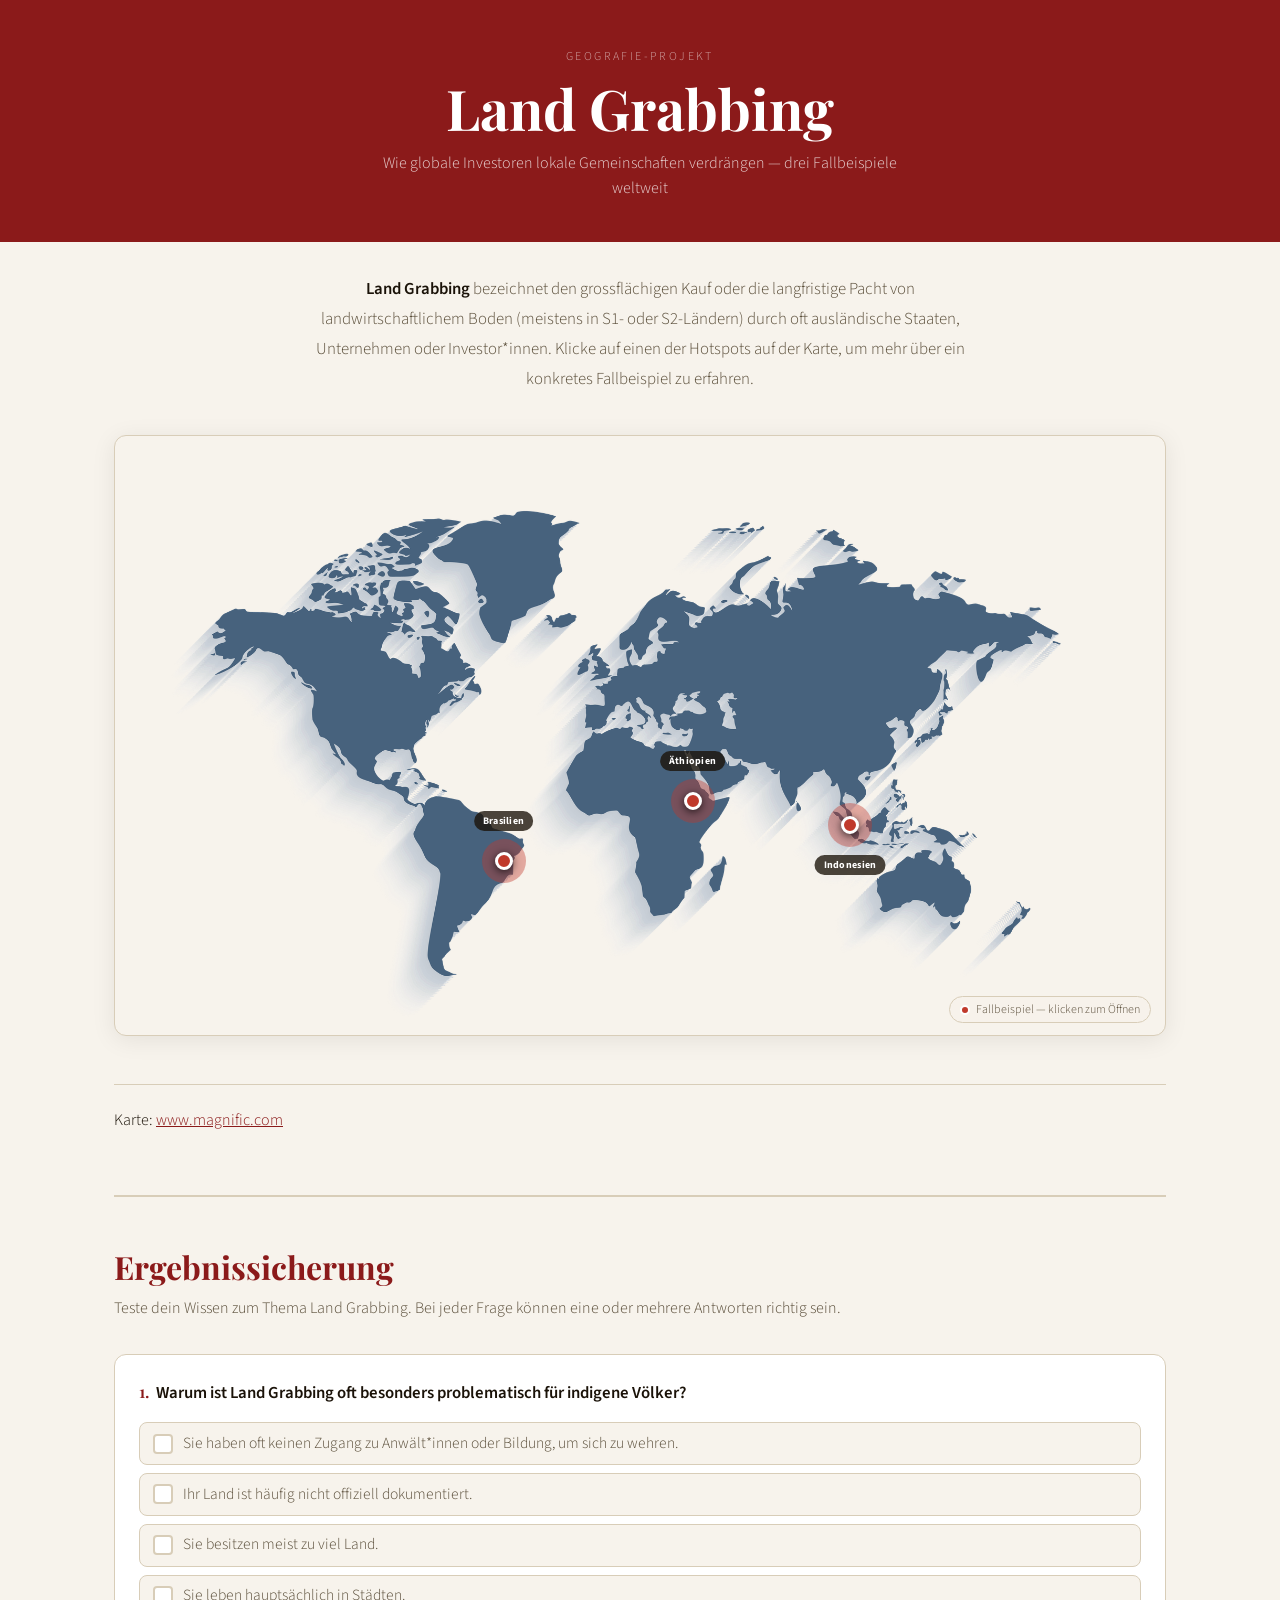
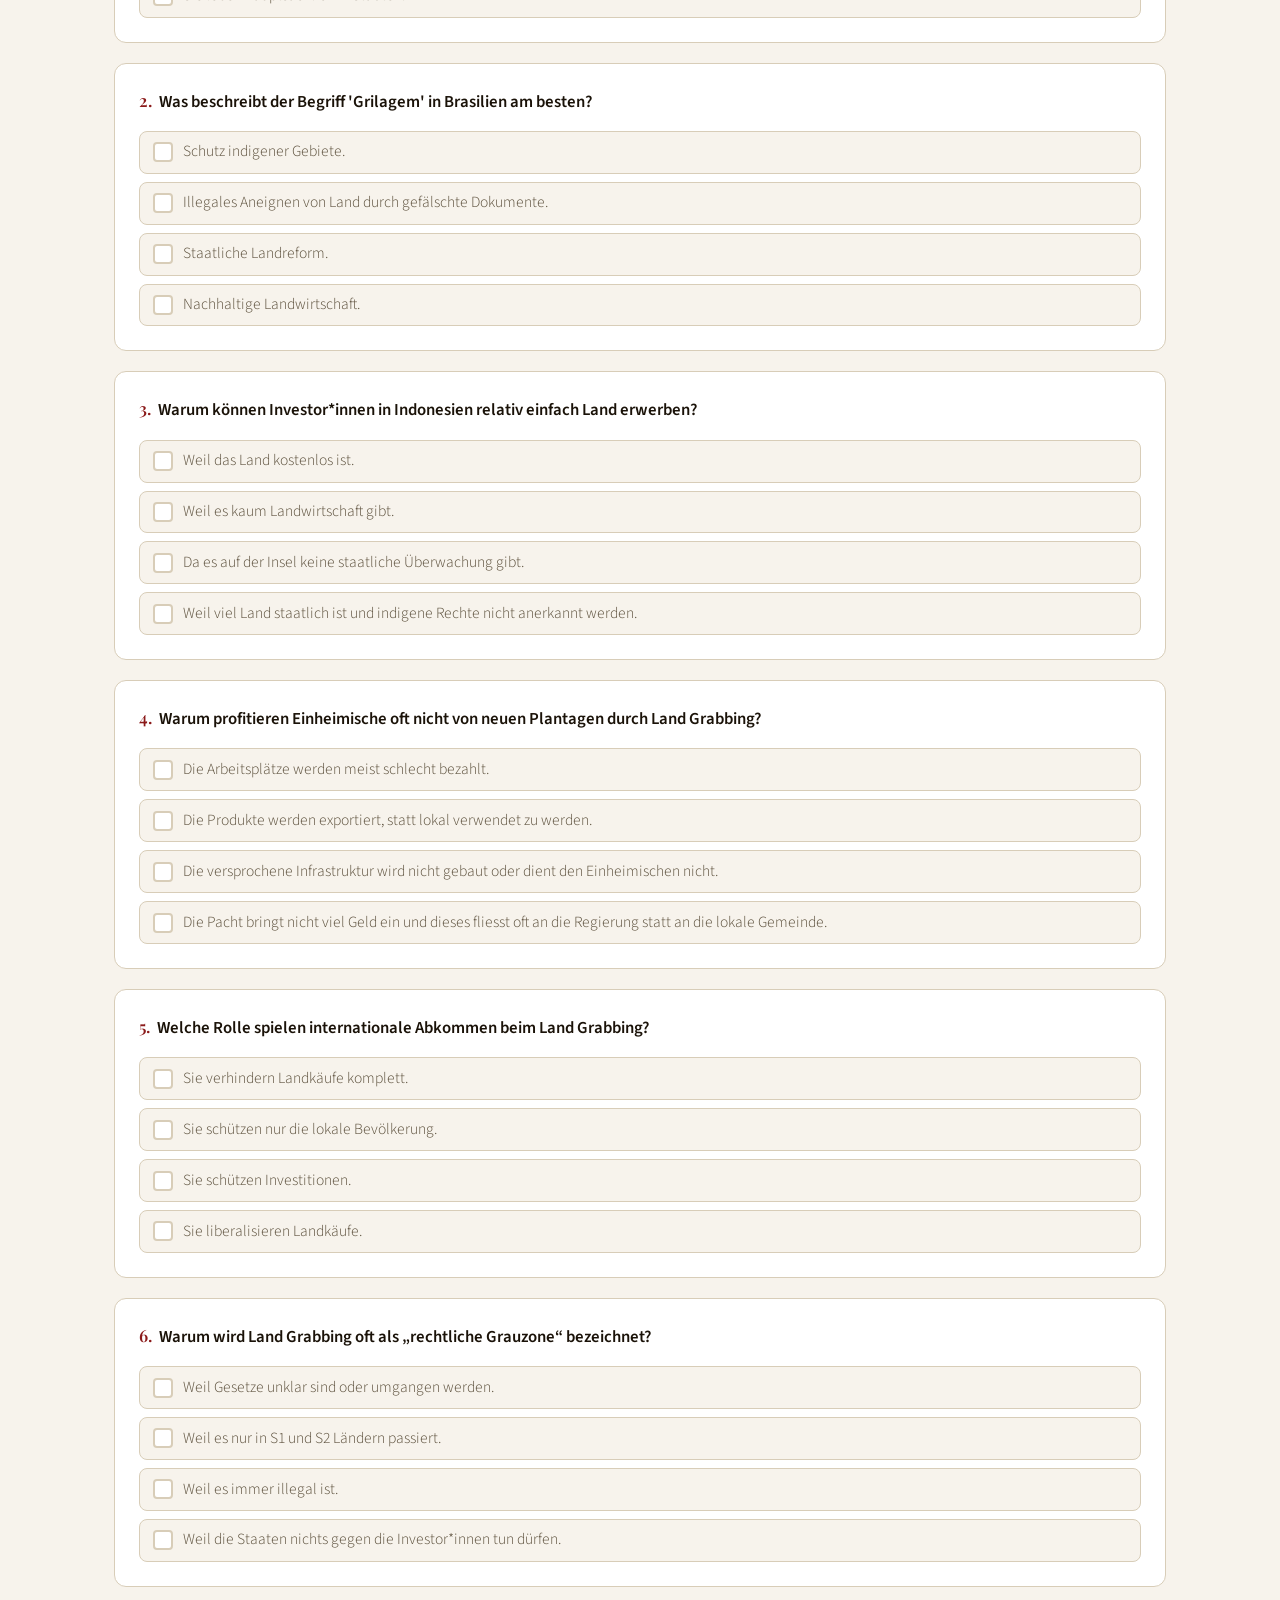
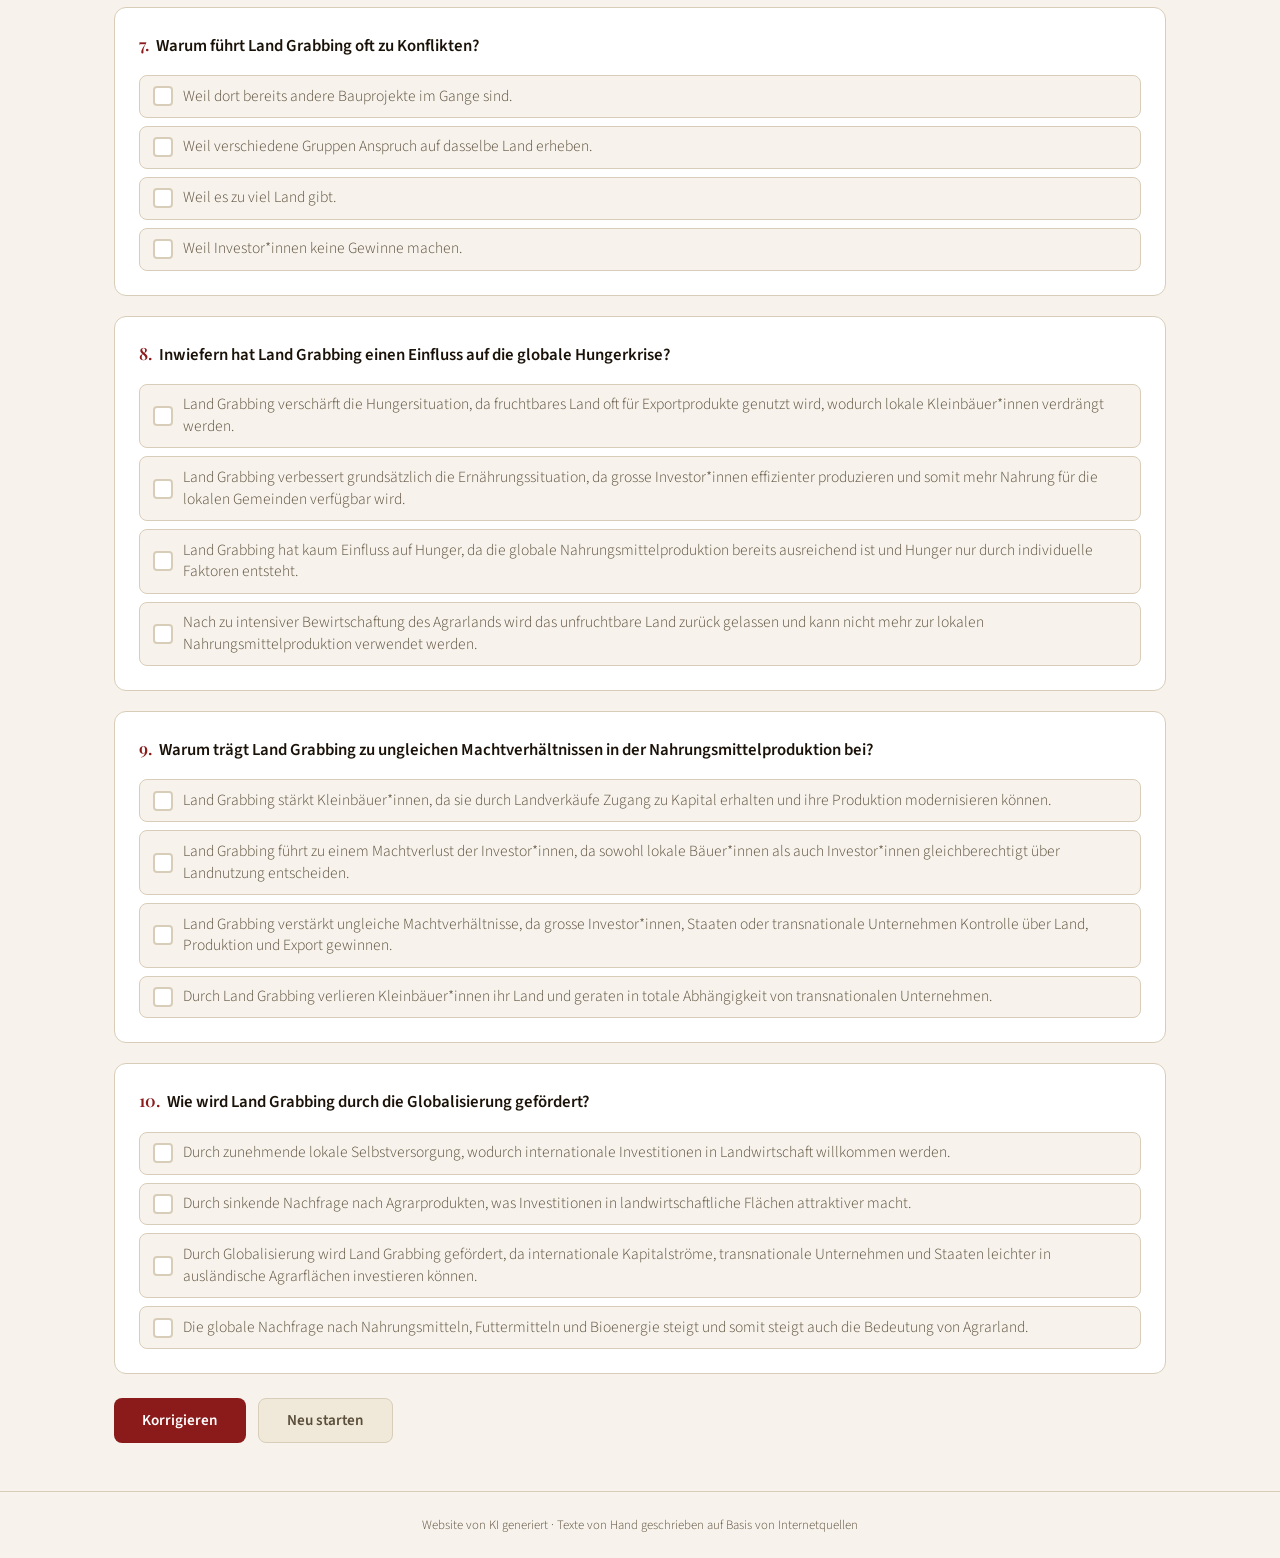
<file: index.html>
<!DOCTYPE html>
<html lang="de">
<head>
  <meta charset="UTF-8">
  <meta name="viewport" content="width=device-width, initial-scale=1.0">
  <title>Land Grabbing — Interaktive Karte</title>
  <link rel="stylesheet" href="css/style.css">
  <link rel="preconnect" href="https://fonts.googleapis.com">
  <link href="https://fonts.googleapis.com/css2?family=Playfair+Display:wght@400;700&family=Source+Sans+3:wght@300;400;600&display=swap" rel="stylesheet">
</head>
<body>

  <header>
    <div class="header-inner">
      <div class="header-label">Geografie-Projekt</div>
      <h1>Land Grabbing</h1>
      <p class="header-sub">Wie globale Investoren lokale Gemeinschaften verdrängen — drei Fallbeispiele weltweit</p>
    </div>
  </header>

  <main>
    <section class="intro">
      <p>
        <strong>Land Grabbing</strong> bezeichnet den grossflächigen Kauf oder die langfristige Pacht von landwirtschaftlichem Boden (meistens in S1- oder S2-Ländern) durch oft ausländische Staaten, Unternehmen oder Investor*innen.
        Klicke auf einen der Hotspots auf der Karte, um mehr über ein konkretes Fallbeispiel zu erfahren.
      </p>
    </section>

    <section class="map-section">
      <div class="map-wrapper">
        <!-- Echte Weltkarte als Hintergrundbild, Hotspots via absolut positionierte Buttons -->
        <div class="map-container" id="mapContainer">
          <img src="img/worldmap.png" alt="Weltkarte" id="worldmap-img">

          <!-- Hotspot: Brasilien -->
          <button class="hotspot" data-page="pages/brasilien.html" data-name="Brasilien"
            style="left: 37%; top: 71%;">
            <span class="hotspot-pulse"></span>
            <span class="hotspot-dot"></span>
            <span class="hotspot-label label-top">Brasilien</span>
          </button>

          <!-- Hotspot: Äthiopien -->
          <button class="hotspot" data-page="pages/aethiopien.html" data-name="Äthiopien"
            style="left: 55%; top: 61%;">
            <span class="hotspot-pulse"></span>
            <span class="hotspot-dot"></span>
            <span class="hotspot-label label-top">Äthiopien</span>
          </button>

          <!-- Hotspot: Indonesien -->
          <button class="hotspot" data-page="pages/indonesien.html" data-name="Indonesien"
            style="left: 70%; top: 65%;">
            <span class="hotspot-pulse"></span>
            <span class="hotspot-dot"></span>
            <span class="hotspot-label label-bottom">Indonesien</span>
          </button>
        </div>

        <div class="map-legend">
          <span class="legend-dot"></span> Fallbeispiel — klicken zum Öffnen
        </div>
      </div>
      <p class="sources">
        Karte: <a href="https://www.magnific.com/free-vector/minimal-world-map-isolated-white-background-with-shadow_37148820.htm#fromView=keyword&page=1&position=10&uuid=d52aa27e-b6e5-4d79-8131-a5980fda5a75&query=World+map" target="_blank">www.magnific.com</a>
      </p>
    </section>
    
    <section class="quiz-section">
      <h2 class="quiz-title">Ergebnissicherung</h2>
      <p class="quiz-intro">Teste dein Wissen zum Thema Land Grabbing. Bei jeder Frage können eine oder mehrere Antworten richtig sein.</p>
      <div id="quiz-container"></div>
      <div class="quiz-actions">
        <button id="quiz-check" onclick="checkQuiz()">Korrigieren</button>
        <button id="quiz-reset" onclick="resetQuiz()">Neu starten</button>
      </div>
      <div id="quiz-score" class="quiz-score hidden"></div>
    </section>
  </main>

  <footer>
    <p>Website von KI generiert &middot; Texte von Hand geschrieben auf Basis von Internetquellen</p>
  </footer>

  <script src="js/map.js"></script>
  <script src="js/quiz.js"></script>
</body>
</html>
</file>
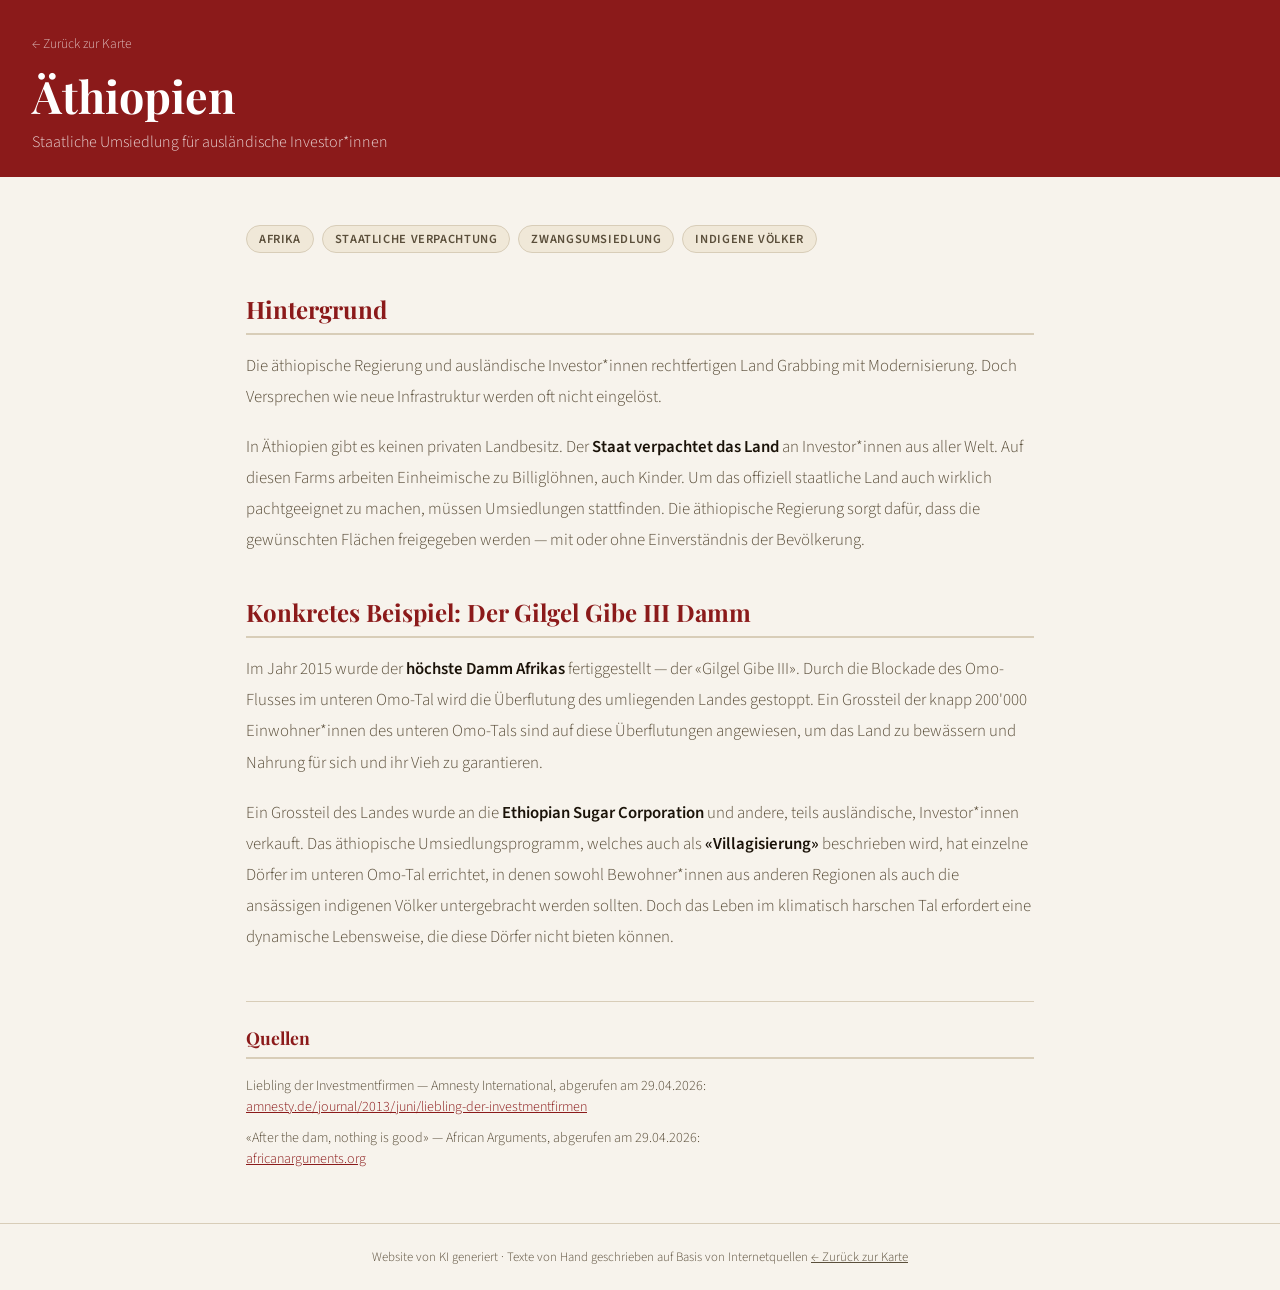
<file: pages/aethiopien.html>
<!DOCTYPE html>
<html lang="de">
<head>
  <meta charset="UTF-8">
  <meta name="viewport" content="width=device-width, initial-scale=1.0">
  <title>Äthiopien — Land Grabbing</title>
  <link rel="stylesheet" href="../css/style.css">
  <link rel="preconnect" href="https://fonts.googleapis.com">
  <link href="https://fonts.googleapis.com/css2?family=Playfair+Display:wght@400;700&family=Source+Sans+3:wght@300;400;600&display=swap" rel="stylesheet">
</head>
<body class="detail-body">

  <div class="detail-header">
    <a href="../index.html" class="back-link">← Zurück zur Karte</a>
    <h1>Äthiopien</h1>
    <div class="subtitle">Staatliche Umsiedlung für ausländische Investor*innen</div>
  </div>

  <div class="detail-content">

    <div class="tags">
      <span class="tag">Afrika</span>
      <span class="tag">Staatliche Verpachtung</span>
      <span class="tag">Zwangsumsiedlung</span>
      <span class="tag">Indigene Völker</span>
    </div>

    <h2>Hintergrund</h2>
    <p>
      Die äthiopische Regierung und ausländische Investor*innen rechtfertigen Land Grabbing mit Modernisierung. Doch Versprechen wie neue Infrastruktur werden oft nicht eingelöst.
    </p>
    <p>
      In Äthiopien gibt es keinen privaten Landbesitz. Der <strong>Staat verpachtet das Land</strong> an Investor*innen aus aller Welt. Auf diesen Farms arbeiten Einheimische zu Billiglöhnen, auch Kinder. Um das offiziell staatliche Land auch wirklich pachtgeeignet zu machen, müssen Umsiedlungen stattfinden. Die äthiopische Regierung sorgt dafür, dass die gewünschten Flächen freigegeben werden — mit oder ohne Einverständnis der Bevölkerung.
    </p>

    <h2>Konkretes Beispiel: Der Gilgel Gibe III Damm</h2>
    <p>
      Im Jahr 2015 wurde der <strong>höchste Damm Afrikas</strong> fertiggestellt — der «Gilgel Gibe III». Durch die Blockade des Omo-Flusses im unteren Omo-Tal wird die Überflutung des umliegenden Landes gestoppt. Ein Grossteil der knapp 200'000 Einwohner*innen des unteren Omo-Tals sind auf diese Überflutungen angewiesen, um das Land zu bewässern und Nahrung für sich und ihr Vieh zu garantieren.
    </p>
    <p>
      Ein Grossteil des Landes wurde an die <strong>Ethiopian Sugar Corporation</strong> und andere, teils ausländische, Investor*innen verkauft. Das äthiopische Umsiedlungsprogramm, welches auch als <strong>«Villagisierung»</strong> beschrieben wird, hat einzelne Dörfer im unteren Omo-Tal errichtet, in denen sowohl Bewohner*innen aus anderen Regionen als auch die ansässigen indigenen Völker untergebracht werden sollten. Doch das Leben im klimatisch harschen Tal erfordert eine dynamische Lebensweise, die diese Dörfer nicht bieten können.
    </p>

    <div class="sources">
      <h2>Quellen</h2>
      <ul>
        <li>Liebling der Investmentfirmen — Amnesty International, abgerufen am 29.04.2026:<br>
          <a href="https://www.amnesty.de/journal/2013/juni/liebling-der-investmentfirmen" target="_blank">amnesty.de/journal/2013/juni/liebling-der-investmentfirmen</a>
        </li>
        <li>«After the dam, nothing is good» — African Arguments, abgerufen am 29.04.2026:<br>
          <a href="https://africanarguments.org/2024/05/after-the-dam-nothing-is-good-how-ethiopia-mega-state-project-devastated-centuries-of-survival-strategies-omo-valley/" target="_blank">africanarguments.org</a>
        </li>
      </ul>
    </div>

  </div>

  <footer>
    <p>Website von KI generiert &middot; Texte von Hand geschrieben auf Basis von Internetquellen <a href="../index.html" style="color:var(--text-muted)">← Zurück zur Karte</a></p>
  </footer>

</body>
</html>
</file>
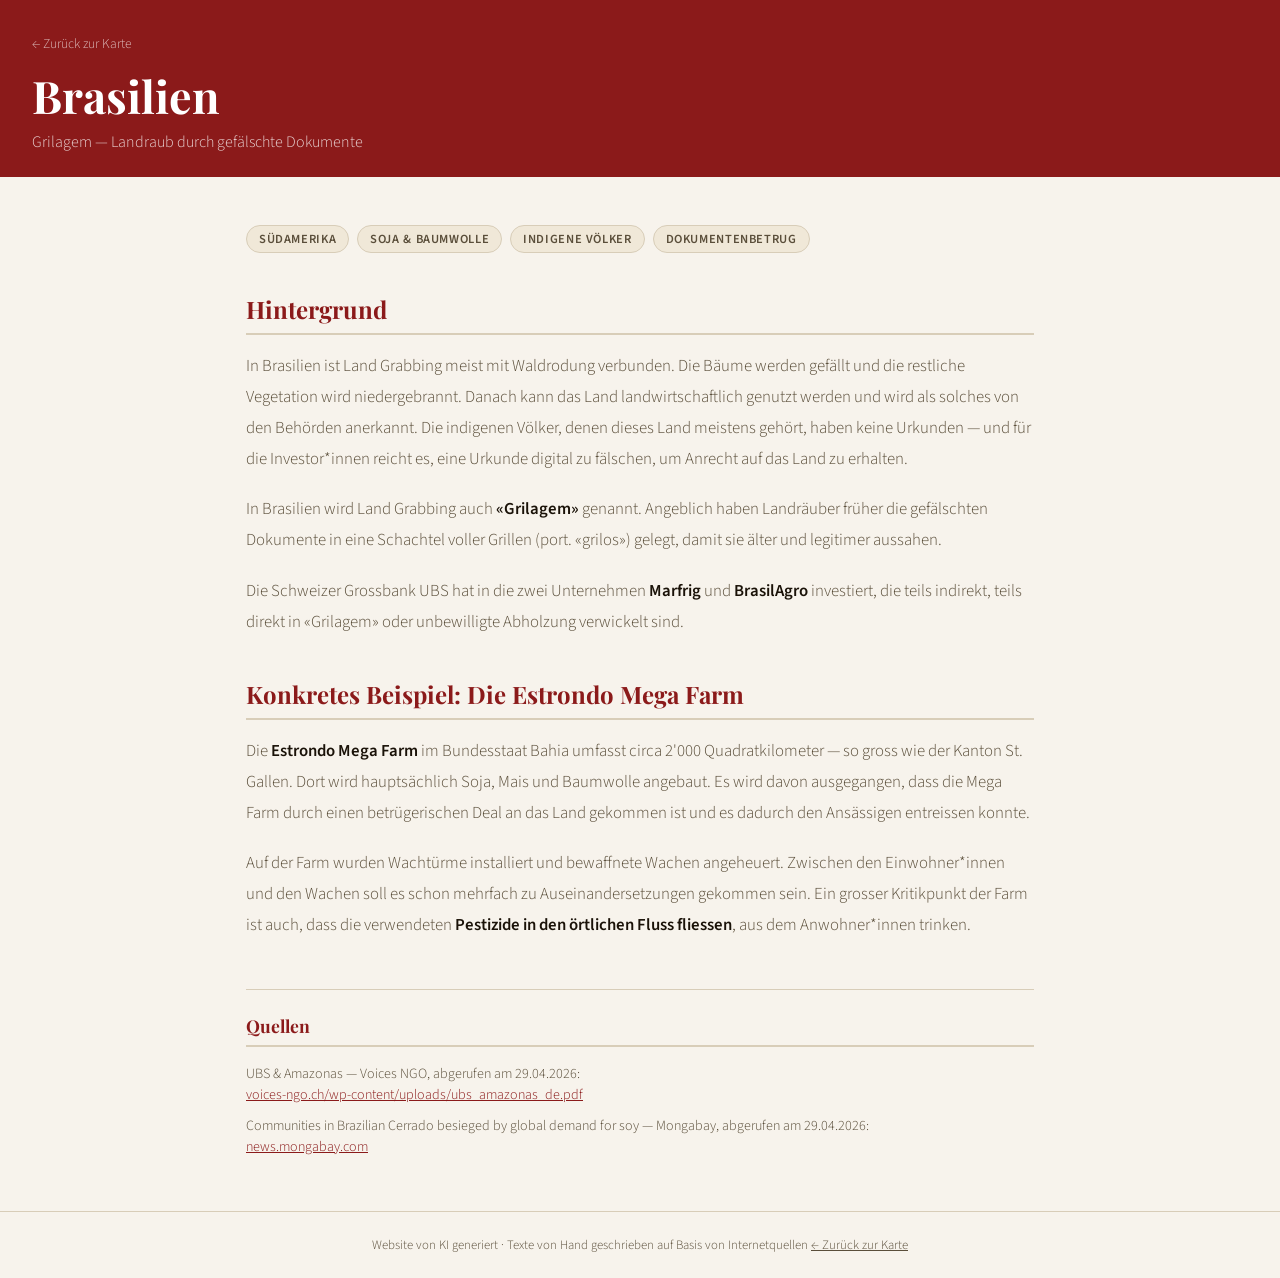
<file: pages/brasilien.html>
<!DOCTYPE html>
<html lang="de">
<head>
  <meta charset="UTF-8">
  <meta name="viewport" content="width=device-width, initial-scale=1.0">
  <title>Brasilien — Land Grabbing</title>
  <link rel="stylesheet" href="../css/style.css">
  <link rel="preconnect" href="https://fonts.googleapis.com">
  <link href="https://fonts.googleapis.com/css2?family=Playfair+Display:wght@400;700&family=Source+Sans+3:wght@300;400;600&display=swap" rel="stylesheet">
</head>
<body class="detail-body">

  <div class="detail-header">
    <a href="../index.html" class="back-link">← Zurück zur Karte</a>
    <h1>Brasilien</h1>
    <div class="subtitle">Grilagem — Landraub durch gefälschte Dokumente</div>
  </div>

  <div class="detail-content">

    <div class="tags">
      <span class="tag">Südamerika</span>
      <span class="tag">Soja &amp; Baumwolle</span>
      <span class="tag">Indigene Völker</span>
      <span class="tag">Dokumentenbetrug</span>
    </div>

    <h2>Hintergrund</h2>
    <p>
      In Brasilien ist Land Grabbing meist mit Waldrodung verbunden. Die Bäume werden gefällt und die restliche Vegetation wird niedergebrannt. Danach kann das Land landwirtschaftlich genutzt werden und wird als solches von den Behörden anerkannt. Die indigenen Völker, denen dieses Land meistens gehört, haben keine Urkunden — und für die Investor*innen reicht es, eine Urkunde digital zu fälschen, um Anrecht auf das Land zu erhalten.
    </p>
    <p>
      In Brasilien wird Land Grabbing auch <strong>«Grilagem»</strong> genannt. Angeblich haben Landräuber früher die gefälschten Dokumente in eine Schachtel voller Grillen (port. «grilos») gelegt, damit sie älter und legitimer aussahen.
    </p>
    <p>
      Die Schweizer Grossbank UBS hat in die zwei Unternehmen <strong>Marfrig</strong> und <strong>BrasilAgro</strong> investiert, die teils indirekt, teils direkt in «Grilagem» oder unbewilligte Abholzung verwickelt sind.
    </p>

    <h2>Konkretes Beispiel: Die Estrondo Mega Farm</h2>
    <p>
      Die <strong>Estrondo Mega Farm</strong> im Bundesstaat Bahia umfasst circa 2'000 Quadratkilometer — so gross wie der Kanton St. Gallen. Dort wird hauptsächlich Soja, Mais und Baumwolle angebaut. Es wird davon ausgegangen, dass die Mega Farm durch einen betrügerischen Deal an das Land gekommen ist und es dadurch den Ansässigen entreissen konnte.
    </p>
    <p>
      Auf der Farm wurden Wachtürme installiert und bewaffnete Wachen angeheuert. Zwischen den Einwohner*innen und den Wachen soll es schon mehrfach zu Auseinandersetzungen gekommen sein. Ein grosser Kritikpunkt der Farm ist auch, dass die verwendeten <strong>Pestizide in den örtlichen Fluss fliessen</strong>, aus dem Anwohner*innen trinken.
    </p>

    <div class="sources">
      <h2>Quellen</h2>
      <ul>
        <li>UBS &amp; Amazonas — Voices NGO, abgerufen am 29.04.2026:<br>
          <a href="https://www.voices-ngo.ch/wp-content/uploads/ubs_amazonas_de.pdf" target="_blank">voices-ngo.ch/wp-content/uploads/ubs_amazonas_de.pdf</a>
        </li>
        <li>Communities in Brazilian Cerrado besieged by global demand for soy — Mongabay, abgerufen am 29.04.2026:<br>
          <a href="https://news.mongabay.com/2020/01/communities-in-brazilian-cerrado-besieged-by-global-demand-for-soy/amp/" target="_blank">news.mongabay.com</a>
        </li>
      </ul>
    </div>

  </div>

  <footer>
    <p>Website von KI generiert &middot; Texte von Hand geschrieben auf Basis von Internetquellen <a href="../index.html" style="color:var(--text-muted)">← Zurück zur Karte</a></p>
  </footer>

</body>
</html>
</file>
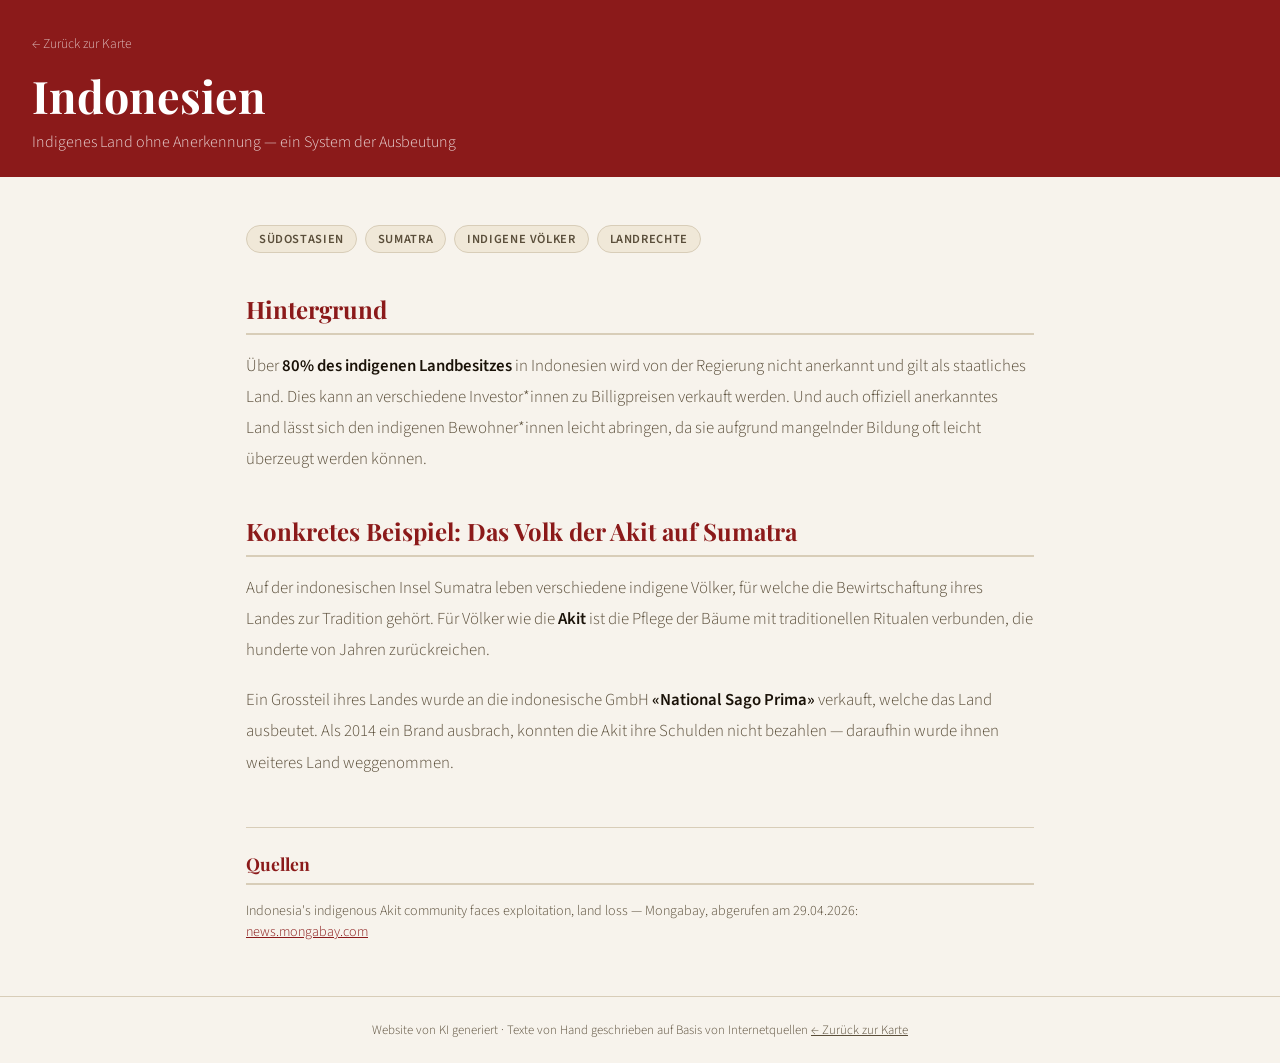
<file: pages/indonesien.html>
<!DOCTYPE html>
<html lang="de">
<head>
  <meta charset="UTF-8">
  <meta name="viewport" content="width=device-width, initial-scale=1.0">
  <title>Indonesien — Land Grabbing</title>
  <link rel="stylesheet" href="../css/style.css">
  <link rel="preconnect" href="https://fonts.googleapis.com">
  <link href="https://fonts.googleapis.com/css2?family=Playfair+Display:wght@400;700&family=Source+Sans+3:wght@300;400;600&display=swap" rel="stylesheet">
</head>
<body class="detail-body">

  <div class="detail-header">
    <a href="../index.html" class="back-link">← Zurück zur Karte</a>
    <h1>Indonesien</h1>
    <div class="subtitle">Indigenes Land ohne Anerkennung — ein System der Ausbeutung</div>
  </div>

  <div class="detail-content">

    <div class="tags">
      <span class="tag">Südostasien</span>
      <span class="tag">Sumatra</span>
      <span class="tag">Indigene Völker</span>
      <span class="tag">Landrechte</span>
    </div>

    <h2>Hintergrund</h2>
    <p>
      Über <strong>80% des indigenen Landbesitzes</strong> in Indonesien wird von der Regierung nicht anerkannt und gilt als staatliches Land. Dies kann an verschiedene Investor*innen zu Billigpreisen verkauft werden. Und auch offiziell anerkanntes Land lässt sich den indigenen Bewohner*innen leicht abringen, da sie aufgrund mangelnder Bildung oft leicht überzeugt werden können.
    </p>

    <h2>Konkretes Beispiel: Das Volk der Akit auf Sumatra</h2>
    <p>
      Auf der indonesischen Insel Sumatra leben verschiedene indigene Völker, für welche die Bewirtschaftung ihres Landes zur Tradition gehört. Für Völker wie die <strong>Akit</strong> ist die Pflege der Bäume mit traditionellen Ritualen verbunden, die hunderte von Jahren zurückreichen.
    </p>
    <p>
      Ein Grossteil ihres Landes wurde an die indonesische GmbH <strong>«National Sago Prima»</strong> verkauft, welche das Land ausbeutet. Als 2014 ein Brand ausbrach, konnten die Akit ihre Schulden nicht bezahlen — daraufhin wurde ihnen weiteres Land weggenommen.
    </p>

    <div class="sources">
      <h2>Quellen</h2>
      <ul>
        <li>Indonesia's indigenous Akit community faces exploitation, land loss — Mongabay, abgerufen am 29.04.2026:<br>
          <a href="https://news.mongabay.com/2025/03/indonesias-indigenous-akit-community-faces-exploitation-land-loss-commentary/" target="_blank">news.mongabay.com</a>
        </li>
      </ul>
    </div>

  </div>

  <footer>
    <p>Website von KI generiert &middot; Texte von Hand geschrieben auf Basis von Internetquellen <a href="../index.html" style="color:var(--text-muted)">← Zurück zur Karte</a></p>
  </footer>

</body>
</html>
</file>
<file: css/style.css>
/* === Variables === */
:root {
  --accent: #8B1A1A;
  --text: #1a1208;
  --text-muted: #5a4e3a;
  --bg: #f7f3ec;
  --bg-card: #fff;
  --border: #d8cdb8;
  --tag-bg: #f0e8d8;
  --hotspot-color: #c0392b;
  --hotspot-pulse: rgba(192, 57, 43, 0.35);
}

/* === Reset & Base === */
*, *::before, *::after { box-sizing: border-box; margin: 0; padding: 0; }
html { scroll-behavior: smooth; }

body {
  font-family: 'Source Sans 3', sans-serif;
  font-weight: 300;
  background: var(--bg);
  color: var(--text);
  min-height: 100vh;
  display: flex;
  flex-direction: column;
}

/* === Header === */
header {
  background: var(--accent);
  color: #fff;
  padding: 3rem 2rem 2.5rem;
  text-align: center;
}

.header-label {
  font-size: 0.75rem;
  letter-spacing: 0.2em;
  text-transform: uppercase;
  opacity: 0.6;
  margin-bottom: 0.75rem;
}

header h1 {
  font-family: 'Playfair Display', serif;
  font-size: clamp(2rem, 5vw, 3.5rem);
  font-weight: 700;
  line-height: 1.1;
  margin-bottom: 0.75rem;
}

.header-sub {
  font-size: 1rem;
  opacity: 0.8;
  max-width: 560px;
  margin: 0 auto;
  line-height: 1.6;
}

/* === Main === */
main {
  flex: 1;
  max-width: 1100px;
  margin: 0 auto;
  width: 100%;
  padding: 2rem 1.5rem;
}

/* === Intro === */
.intro {
  max-width: 680px;
  margin: 0 auto 2.5rem;
  text-align: center;
  line-height: 1.8;
  font-size: 1.05rem;
  color: var(--text-muted);
}
.intro strong { color: var(--text); font-weight: 600; }

/* === Map === */
.map-section { margin: 0 auto; }

.map-wrapper {
  position: relative;
  background: var(--bg);
  border-radius: 12px;
  overflow: hidden;
  border: 1px solid var(--border);
  box-shadow: 0 4px 24px rgba(0,0,0,0.08);
}

.map-container {
  position: relative;
  width: 100%;
  line-height: 0;
}

#worldmap-img {
  width: 100%;
  height: auto;
  display: block;
}

/* === Hotspots === */
.hotspot {
  position: absolute;
  transform: translate(-50%, -50%);
  width: 48px;
  height: 48px;
  background: none;
  border: none;
  cursor: pointer;
  padding: 0;
  display: flex;
  align-items: center;
  justify-content: center;
}

.hotspot-pulse {
  position: absolute;
  width: 44px;
  height: 44px;
  border-radius: 50%;
  background: rgba(192, 57, 43, 0.4);
  animation: pulse 2.2s ease-in-out infinite;
  display: block;
}

.hotspot-dot {
  position: absolute;
  width: 18px;
  height: 18px;
  border-radius: 50%;
  background: var(--hotspot-color);
  border: 3px solid #fff;
  box-shadow: 0 2px 8px rgba(0,0,0,0.7);
  display: block;
  transition: transform 0.15s ease;
}

.hotspot:hover .hotspot-dot {
  transform: scale(1.3);
}

.hotspot-label {
  position: absolute;
  white-space: nowrap;
  font-family: 'Source Sans 3', sans-serif;
  font-size: 12px;
  font-weight: 700;
  color: #fff;
  background: rgba(26, 18, 8, 0.78);
  padding: 3px 9px;
  border-radius: 20px;
  pointer-events: none;
  letter-spacing: 0.03em;
}

.hotspot-label.label-top    { bottom: calc(100% + 6px); left: 50%; transform: translateX(-50%); }
.hotspot-label.label-bottom { top:    calc(100% + 6px); left: 50%; transform: translateX(-50%); }

@keyframes pulse {
  0%, 100% { transform: scale(1);   opacity: 0.8; }
  50%       { transform: scale(1.9); opacity: 0.0; }
}

.map-legend {
  position: absolute;
  bottom: 12px;
  right: 14px;
  font-size: 0.75rem;
  color: var(--text-muted);
  display: flex;
  align-items: center;
  gap: 6px;
  background: rgba(247,243,236,0.85);
  padding: 4px 10px;
  border-radius: 20px;
  border: 1px solid var(--border);
}

.legend-dot {
  width: 10px;
  height: 10px;
  background: var(--hotspot-color);
  border-radius: 50%;
  display: inline-block;
  border: 2px solid #fff;
  flex-shrink: 0;
}

/* === Footer === */
footer {
  text-align: center;
  padding: 1.5rem;
  font-size: 0.8rem;
  color: var(--text-muted);
  border-top: 1px solid var(--border);
}

/* ======================== */
/* === DETAIL PAGES      === */
/* ======================== */

.detail-body {
  font-family: 'Source Sans 3', sans-serif;
  font-weight: 300;
  background: var(--bg);
  color: var(--text);
}

.detail-header {
  background: var(--accent);
  color: #fff;
  padding: 2rem 2rem 1.5rem;
}

.back-link {
  display: inline-flex;
  align-items: center;
  gap: 6px;
  color: rgba(255,255,255,0.7);
  text-decoration: none;
  font-size: 0.85rem;
  margin-bottom: 1rem;
  transition: color 0.15s;
}
.back-link:hover { color: #fff; }

.detail-header h1 {
  font-family: 'Playfair Display', serif;
  font-size: clamp(1.8rem, 4vw, 2.8rem);
  font-weight: 700;
  line-height: 1.2;
  margin-bottom: 0.5rem;
}

.detail-header .subtitle { opacity: 0.8; font-size: 1rem; }

/* Tags */
.tags { display: flex; flex-wrap: wrap; gap: 8px; margin: 1.5rem 0; }
.tag {
  background: var(--tag-bg);
  border: 1px solid var(--border);
  color: var(--text-muted);
  font-size: 0.78rem;
  font-weight: 600;
  letter-spacing: 0.05em;
  text-transform: uppercase;
  padding: 4px 12px;
  border-radius: 20px;
}

/* Content */
.detail-content {
  max-width: 820px;
  margin: 0 auto;
  padding: 2.5rem 1.5rem 4rem;
}

.detail-content h2 {
  font-family: 'Playfair Display', serif;
  font-size: 1.5rem;
  font-weight: 700;
  margin: 2.5rem 0 1rem;
  color: var(--accent);
  border-bottom: 2px solid var(--border);
  padding-bottom: 0.5rem;
}
.detail-content h2:first-child { margin-top: 0; }

.detail-content p {
  line-height: 1.85;
  font-size: 1.05rem;
  margin-bottom: 1.2rem;
  color: var(--text-muted);
}
.detail-content strong { color: var(--text); font-weight: 600; }

/* Stat cards */
.stat-grid {
  display: grid;
  grid-template-columns: repeat(auto-fit, minmax(160px, 1fr));
  gap: 1rem;
  margin: 2rem 0;
}
.stat-card {
  background: var(--bg-card);
  border: 1px solid var(--border);
  border-radius: 10px;
  padding: 1.25rem;
  text-align: center;
}
.stat-number {
  font-family: 'Playfair Display', serif;
  font-size: 2rem;
  font-weight: 700;
  color: var(--accent);
  line-height: 1;
}
.stat-label {
  font-size: 0.82rem;
  color: var(--text-muted);
  margin-top: 0.5rem;
  line-height: 1.4;
}

/* Blockquote */
blockquote {
  border-left: 4px solid var(--accent);
  background: var(--bg-card);
  border-radius: 0 8px 8px 0;
  padding: 1rem 1.5rem;
  margin: 2rem 0;
  font-style: italic;
  color: var(--text-muted);
  line-height: 1.7;
}
blockquote cite {
  display: block;
  margin-top: 0.5rem;
  font-style: normal;
  font-size: 0.85rem;
  font-weight: 600;
  color: var(--text);
}

/* Image placeholder */
.img-placeholder {
  background: var(--bg-card);
  border: 1px solid var(--border);
  border-radius: 10px;
  aspect-ratio: 16/9;
  display: flex;
  align-items: center;
  justify-content: center;
  color: var(--text-muted);
  font-size: 0.85rem;
  margin: 1.5rem 0;
  flex-direction: column;
  gap: 0.5rem;
}

/* Sources */
.sources {
  margin-top: 3rem;
  padding-top: 1.5rem;
  border-top: 1px solid var(--border);
}
.sources h2 { font-size: 1.1rem; margin-bottom: 0.75rem; }
.sources ul { list-style: none; padding: 0; }
.sources li {
  font-size: 0.88rem;
  color: var(--text-muted);
  padding: 0.3rem 0;
  line-height: 1.5;
}
.sources a { color: var(--accent); text-decoration: underline; word-break: break-all; }

/* === Quiz CTA Button on index === */
.quiz-cta-section {
  margin-top: 3rem;
  padding-top: 2.5rem;
  border-top: 2px solid var(--border);
}

.quiz-cta-box {
  display: flex;
  align-items: center;
  gap: 1.5rem;
  background: var(--bg-card);
  border: 1px solid var(--border);
  border-radius: 14px;
  padding: 1.5rem 2rem;
  box-shadow: 0 2px 12px rgba(0,0,0,0.06);
  flex-wrap: wrap;
}

.quiz-cta-icon {
  width: 52px;
  height: 52px;
  min-width: 52px;
  border-radius: 50%;
  background: var(--accent);
  color: #fff;
  font-family: 'Playfair Display', serif;
  font-size: 1.5rem;
  font-weight: 700;
  display: flex;
  align-items: center;
  justify-content: center;
}

.quiz-cta-text {
  flex: 1;
  min-width: 180px;
}
.quiz-cta-text h2 {
  font-family: 'Playfair Display', serif;
  font-size: 1.25rem;
  font-weight: 700;
  color: var(--text);
  margin-bottom: 0.2rem;
}
.quiz-cta-text p {
  font-size: 0.95rem;
  color: var(--text-muted);
  margin: 0;
}

.quiz-cta-btn {
  display: inline-block;
  background: var(--accent);
  color: #fff;
  text-decoration: none;
  padding: 0.65rem 1.6rem;
  border-radius: 8px;
  font-family: 'Source Sans 3', sans-serif;
  font-size: 0.95rem;
  font-weight: 600;
  transition: background 0.15s, transform 0.1s;
  white-space: nowrap;
}
.quiz-cta-btn:hover { background: #6e1515; transform: translateX(2px); }

/* ======================== */
/* === QUIZ              === */
/* ======================== */

.quiz-section {
  margin-top: 4rem;
  padding-top: 3rem;
  border-top: 2px solid var(--border);
}

.quiz-title {
  font-family: 'Playfair Display', serif;
  font-size: clamp(1.5rem, 3vw, 2rem);
  font-weight: 700;
  color: var(--accent);
  margin-bottom: 0.5rem;
}

.quiz-intro {
  color: var(--text-muted);
  font-size: 1rem;
  margin-bottom: 2rem;
  line-height: 1.6;
}

/* Quiz card */
.quiz-card {
  background: var(--bg-card);
  border: 1px solid var(--border);
  border-radius: 12px;
  padding: 1.5rem;
  margin-bottom: 1.25rem;
}

.quiz-question {
  font-size: 1.05rem;
  font-weight: 600;
  color: var(--text);
  margin-bottom: 1rem;
  line-height: 1.5;
}

.quiz-num {
  color: var(--accent);
  font-family: 'Playfair Display', serif;
  margin-right: 4px;
}

/* Options */
.quiz-options {
  display: flex;
  flex-direction: column;
  gap: 0.5rem;
}

.quiz-option {
  display: flex;
  align-items: center;
  gap: 10px;
  cursor: pointer;
  padding: 0.6rem 0.8rem;
  border-radius: 8px;
  border: 1.5px solid var(--border);
  background: var(--bg);
  transition: border-color 0.15s, background 0.15s;
  user-select: none;
}

.quiz-option:hover { border-color: var(--accent); background: var(--tag-bg); }

.quiz-option input[type="checkbox"] { display: none; }

.option-box {
  width: 20px;
  height: 20px;
  border-radius: 4px;
  border: 2px solid var(--border);
  flex-shrink: 0;
  display: flex;
  align-items: center;
  justify-content: center;
  transition: background 0.15s, border-color 0.15s;
  background: #fff;
}

.quiz-option input:checked ~ .option-box {
  background: var(--accent);
  border-color: var(--accent);
}

.quiz-option input:checked ~ .option-box::after {
  content: '✓';
  color: #fff;
  font-size: 13px;
  font-weight: 700;
  line-height: 1;
}

.option-text {
  font-size: 0.97rem;
  color: var(--text-muted);
  line-height: 1.4;
}

/* Corrected states */
.quiz-option.correct {
  background: #edfaf1;
  border-color: #27ae60;
}
.quiz-option.correct .option-box {
  background: #27ae60;
  border-color: #27ae60;
}
.quiz-option.correct .option-box::after { content: '✓'; color: #fff; font-size: 13px; font-weight: 700; line-height: 1; }
.quiz-option.correct .option-text { color: #1a5c35; font-weight: 600; }

.quiz-option.incorrect {
  background: #fdf0f0;
  border-color: #e74c3c;
}
.quiz-option.incorrect .option-box {
  background: #e74c3c;
  border-color: #e74c3c;
}
.quiz-option.incorrect .option-box::after { content: '✗'; color: #fff; font-size: 13px; font-weight: 700; line-height: 1; }
.quiz-option.incorrect .option-text { color: #7b1c1c; }

.quiz-option.missed {
  background: #fffbea;
  border-color: #f39c12;
  border-style: dashed;
}
.quiz-option.missed .option-text { color: #7d5a00; }
.quiz-option.missed .option-box::after { content: '!'; color: #f39c12; font-size: 13px; font-weight: 700; line-height: 1; }

/* Explanation */
.quiz-explanation {
  margin-top: 1rem;
  padding: 0.9rem 1.1rem;
  background: var(--tag-bg);
  border-left: 3px solid var(--accent);
  border-radius: 0 8px 8px 0;
  font-size: 0.93rem;
  color: var(--text-muted);
  line-height: 1.7;
}

.hidden { display: none !important; }

/* Buttons */
.quiz-actions {
  display: flex;
  gap: 0.75rem;
  margin: 1.5rem 0 1rem;
  flex-wrap: wrap;
}

.quiz-actions button {
  padding: 0.65rem 1.75rem;
  border-radius: 8px;
  border: none;
  font-family: 'Source Sans 3', sans-serif;
  font-size: 0.95rem;
  font-weight: 600;
  cursor: pointer;
  transition: background 0.15s, opacity 0.15s;
}

#quiz-check {
  background: var(--accent);
  color: #fff;
}
#quiz-check:hover { background: #6e1515; }
#quiz-check:disabled { opacity: 0.45; cursor: default; }

#quiz-reset {
  background: var(--tag-bg);
  color: var(--text-muted);
  border: 1px solid var(--border);
}
#quiz-reset:hover { background: var(--border); }

/* Score */
.quiz-score {
  display: flex;
  align-items: center;
  gap: 1rem;
  background: var(--bg-card);
  border: 1px solid var(--border);
  border-radius: 12px;
  padding: 1.25rem 1.5rem;
  margin-top: 0.5rem;
}

.score-num {
  font-family: 'Playfair Display', serif;
  font-size: 2rem;
  font-weight: 700;
  color: var(--accent);
  white-space: nowrap;
}

.score-label {
  font-size: 0.95rem;
  color: var(--text-muted);
  line-height: 1.4;
}

@media (max-width: 600px) {
  .quiz-card { padding: 1rem; }
  .quiz-score { flex-direction: column; gap: 0.25rem; text-align: center; }
}
  .stat-grid { grid-template-columns: 1fr 1fr; }
  .detail-content { padding: 1.5rem 1rem 3rem; }
  .hotspot-label { font-size: 10px; }
}
</file>
